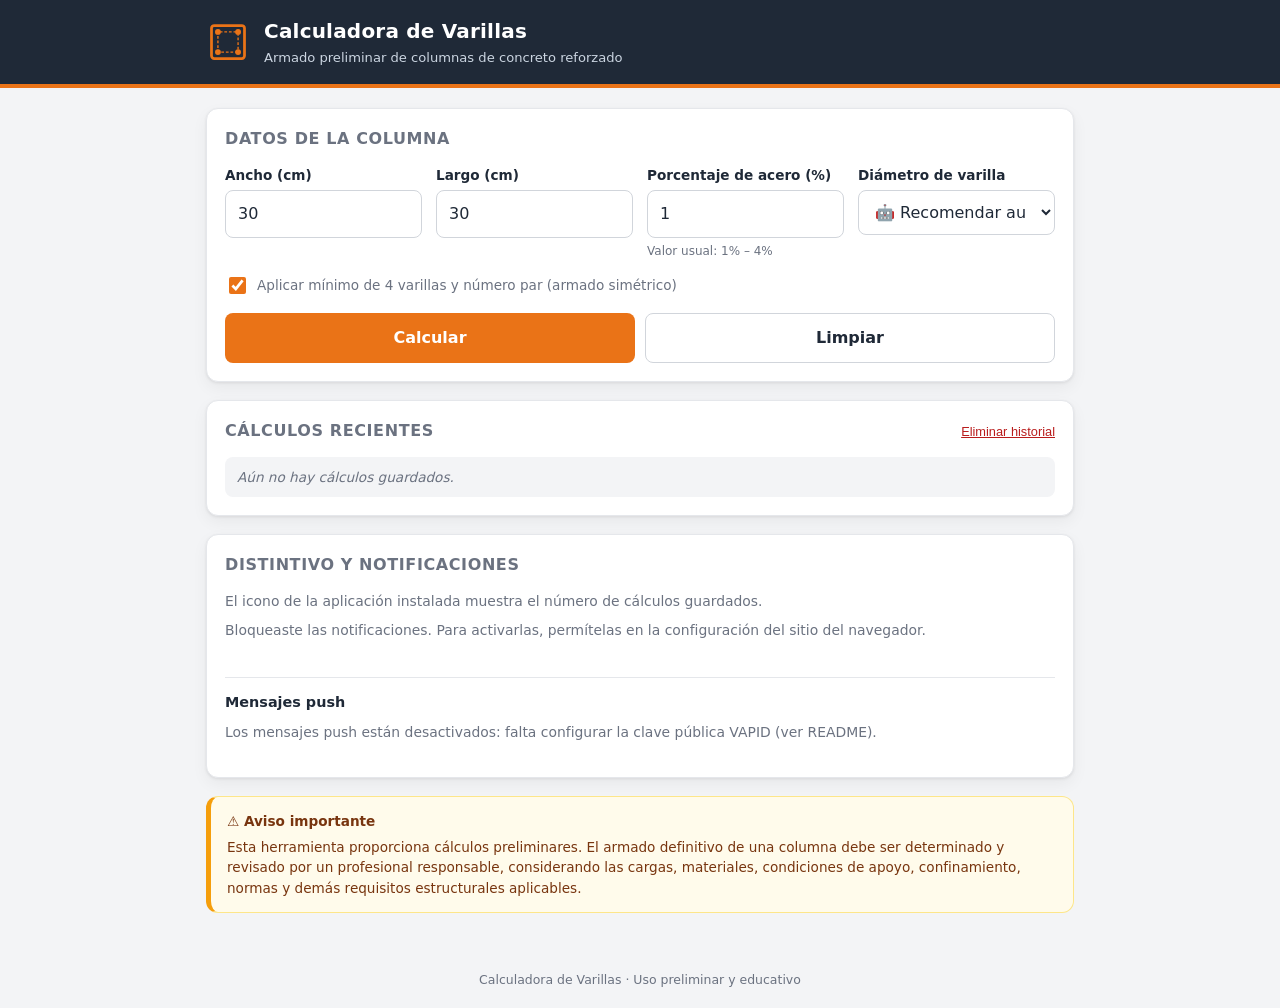
<file: index.html>
<!DOCTYPE html>
<html lang="es">
<head>
  <meta charset="UTF-8">
  <meta name="viewport" content="width=device-width, initial-scale=1.0">
  <title>Calculadora de Varillas — Columnas de Concreto</title>
  <meta name="description" content="Calculadora preliminar de número y diámetro de varillas para columnas de concreto reforzado.">

  <!-- PWA -->
  <link rel="manifest" href="manifest.json">
  <meta name="theme-color" content="#1f2937">
  <link rel="icon" href="icons/icon-192.png">
  <link rel="apple-touch-icon" href="icons/icon-192.png">

  <!-- Superposición de controles de ventana: marca <html class="wco"> antes
       del primer pintado (por eso va en <head> y sin defer) -->
  <script src="wco.js"></script>

  <link rel="stylesheet" href="style.css">
</head>
<body>

  <!-- ============ ENCABEZADO ============
       En la app instalada con "window-controls-overlay" este encabezado
       pasa a ser la barra de título (ver style.css, reglas .wco). -->
  <header class="app-header">
    <div class="header-inner">
      <div class="logo">
        <!-- Icono: sección de columna con varillas -->
        <svg viewBox="0 0 48 48" aria-hidden="true">
          <rect x="6" y="6" width="36" height="36" rx="3" fill="none" stroke="currentColor" stroke-width="3"/>
          <rect x="13" y="13" width="22" height="22" rx="2" fill="none" stroke="currentColor" stroke-width="1.5" stroke-dasharray="3 2"/>
          <circle cx="13" cy="13" r="3.2" fill="currentColor"/>
          <circle cx="35" cy="13" r="3.2" fill="currentColor"/>
          <circle cx="13" cy="35" r="3.2" fill="currentColor"/>
          <circle cx="35" cy="35" r="3.2" fill="currentColor"/>
        </svg>
      </div>
      <div class="header-text">
        <h1>Calculadora de Varillas</h1>
        <p>Armado preliminar de columnas de concreto reforzado</p>
      </div>
      <!-- Botón de instalación PWA (oculto hasta que el navegador lo permita) -->
      <button id="btnInstalar" class="btn-instalar" hidden>⬇ Instalar</button>
    </div>
  </header>

  <main class="contenedor">

    <!-- ============ CONTENIDO RECIBIDO (Web Share Target) ============
         Aparece cuando otra aplicación comparte contenido con esta app -->
    <aside id="avisoRecibido" class="recibido" role="status" hidden>
      <div class="fila-titulo">
        <strong>📥 Contenido recibido de otra aplicación</strong>
        <button type="button" id="btnCerrarRecibido" class="btn-enlace">Cerrar</button>
      </div>
      <p id="recibidoDetalle" class="recibido-detalle"></p>
      <p id="recibidoEstado" class="recibido-estado"></p>
    </aside>

    <!-- ============ FORMULARIO ============ -->
    <section class="tarjeta">
      <h2 class="titulo-seccion">Datos de la columna</h2>

      <form id="formulario" novalidate>
        <div class="grid-campos">

          <div class="campo">
            <label for="ancho">Ancho (cm)</label>
            <input type="number" id="ancho" min="1" max="500" step="0.1" value="30" required>
          </div>

          <div class="campo">
            <label for="largo">Largo (cm)</label>
            <input type="number" id="largo" min="1" max="500" step="0.1" value="30" required>
          </div>

          <div class="campo">
            <label for="porcentaje">Porcentaje de acero (%)</label>
            <input type="number" id="porcentaje" min="0.1" max="8" step="0.1" value="1" required>
            <small class="ayuda">Valor usual: 1% &ndash; 4%</small>
          </div>

          <div class="campo">
            <label for="varilla">Diámetro de varilla</label>
            <select id="varilla">
              <option value="auto">🤖 Recomendar automáticamente</option>
              <!-- Las opciones de diámetro se generan desde app.js -->
            </select>
          </div>

        </div>

        <label class="check">
          <input type="checkbox" id="simetria" checked>
          <span>Aplicar mínimo de 4 varillas y número par (armado simétrico)</span>
        </label>

        <div class="acciones">
          <button type="submit" class="btn btn-primario">Calcular</button>
          <button type="button" id="btnLimpiar" class="btn btn-secundario">Limpiar</button>
        </div>

        <p id="error" class="error" hidden></p>
      </form>
    </section>

    <!-- ============ RESULTADOS ============ -->
    <section id="resultados" hidden>

      <div class="tarjeta tarjeta-resultado">
        <h2 class="titulo-seccion">Resultado</h2>
        <div id="listaResultados" class="lista-resultados"></div>
        <div id="croquis" class="croquis"></div>

        <!-- Web Share API: abre el cuadro de compartir del sistema -->
        <div class="acciones">
          <button type="button" id="btnCompartir" class="btn btn-secundario">📤 Compartir resultado</button>
          <!-- Solo se muestra si el navegador permite compartir archivos (navigator.canShare) -->
          <button type="button" id="btnCompartirArchivo" class="btn btn-secundario" hidden>📄 Compartir como archivo</button>
        </div>
      </div>

      <div class="tarjeta">
        <h2 class="titulo-seccion">Alternativas por diámetro</h2>
        <div class="tabla-scroll">
          <table id="tablaAlternativas">
            <thead>
              <tr>
                <th>Diámetro</th>
                <th>Área unitaria</th>
                <th>No. varillas</th>
                <th>As proporcionada</th>
                <th>% real</th>
              </tr>
            </thead>
            <tbody></tbody>
          </table>
        </div>
      </div>

    </section>

    <!-- ============ HISTORIAL ============ -->
    <section class="tarjeta" id="seccionHistorial">
      <div class="fila-titulo">
        <h2 class="titulo-seccion">Cálculos recientes</h2>
        <button type="button" id="btnBorrarHistorial" class="btn-texto">Eliminar historial</button>
      </div>
      <ul id="historial" class="historial"></ul>
    </section>

    <!-- ============ DISTINTIVO Y NOTIFICACIONES ============
         El distintivo (App Badging API) se actualiza solo desde app.js.
         Las notificaciones (Notifications API) necesitan el permiso del usuario,
         que se pide únicamente al pulsar el botón. -->
    <section class="tarjeta" id="seccionAvisos">
      <h2 class="titulo-seccion">Distintivo y notificaciones</h2>
      <p class="texto-seccion" id="distintivoEstado"></p>
      <p class="texto-seccion" id="avisosEstado" role="status"></p>

      <label class="check" id="filaAvisoCalculo" hidden>
        <input type="checkbox" id="chkAvisoCalculo">
        <span>Notificarme cuando termine un cálculo</span>
      </label>

      <div class="acciones">
        <button type="button" id="btnActivarAvisos" class="btn btn-primario" hidden>🔔 Activar notificaciones</button>
        <button type="button" id="btnProbarAviso" class="btn btn-secundario" hidden>Probar notificación</button>
      </div>

      <!-- Mensajes push (Push API): llegan desde un servidor aunque la app esté cerrada.
           Requieren el permiso de notificaciones y una clave VAPID pública (ver app.js). -->
      <h3 class="subtitulo-seccion">Mensajes push</h3>
      <p class="texto-seccion" id="pushEstado" role="status"></p>
      <div class="acciones">
        <button type="button" id="btnSuscribirPush" class="btn btn-primario" hidden>📨 Suscribirse a mensajes push</button>
        <button type="button" id="btnCopiarPush" class="btn btn-secundario" hidden>Copiar suscripción</button>
        <button type="button" id="btnCancelarPush" class="btn btn-secundario" hidden>Cancelar suscripción</button>
      </div>
    </section>

    <!-- ============ AVISO DE SEGURIDAD ============ -->
    <aside class="aviso">
      <strong>⚠ Aviso importante</strong>
      <p>
        Esta herramienta proporciona cálculos preliminares. El armado definitivo de una columna
        debe ser determinado y revisado por un profesional responsable, considerando las cargas,
        materiales, condiciones de apoyo, confinamiento, normas y demás requisitos estructurales
        aplicables.
      </p>
    </aside>

  </main>

  <footer class="pie">
    Calculadora de Varillas · Uso preliminar y educativo
  </footer>

  <!-- Mensaje breve de estado (compartir / copiar) -->
  <div id="estado" class="estado" role="status" aria-live="polite" hidden></div>

  <script src="app.js"></script>
</body>
</html>
</file>
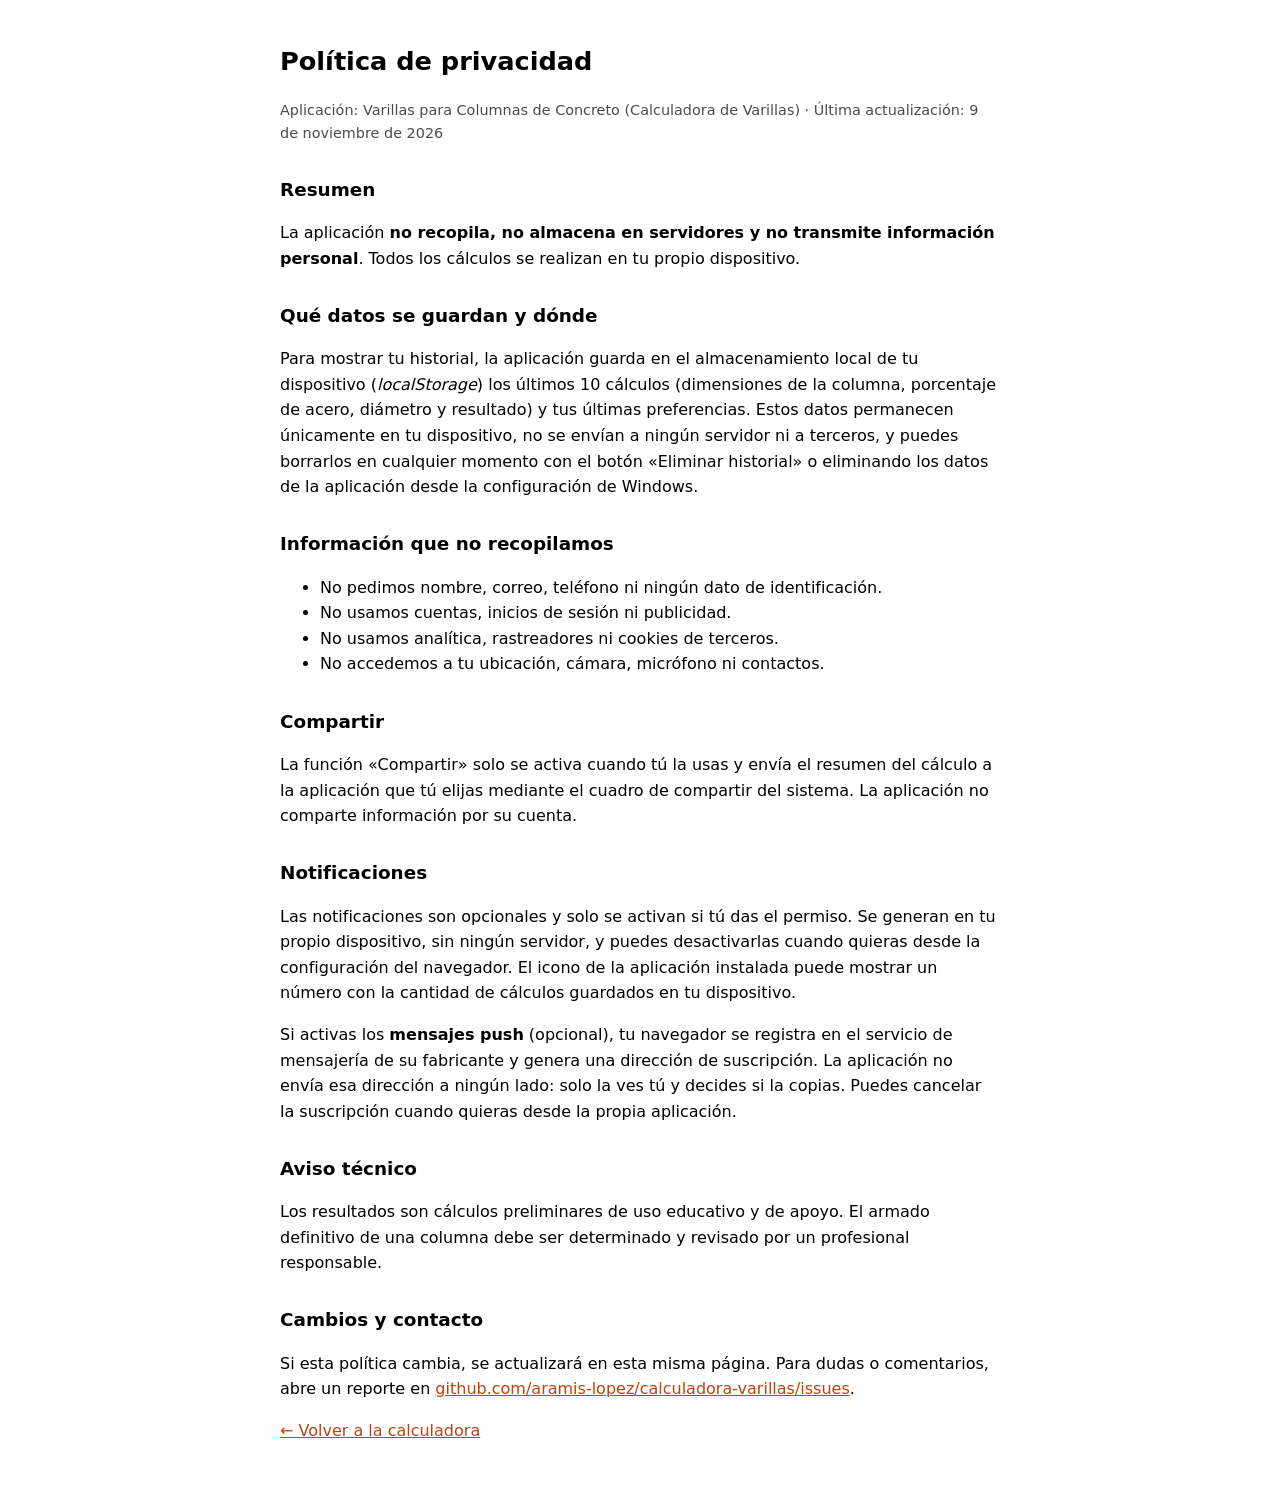
<file: privacidad.html>
<!DOCTYPE html>
<html lang="es">
<head>
  <meta charset="UTF-8">
  <meta name="viewport" content="width=device-width, initial-scale=1.0">
  <title>Política de privacidad — Calculadora de Varillas</title>
  <meta name="robots" content="index,follow">
  <style>
    :root { color-scheme: light dark; }
    body { font-family: system-ui, -apple-system, "Segoe UI", Roboto, sans-serif; line-height: 1.6; max-width: 720px; margin: 0 auto; padding: 24px 16px 48px; }
    h1 { font-size: 1.6rem; } h2 { font-size: 1.15rem; margin-top: 1.6em; }
    a { color: #c2410c; }
    .fecha { opacity: .7; font-size: .9rem; }
  </style>
</head>
<body>
  <h1>Política de privacidad</h1>
  <p class="fecha">Aplicación: Varillas para Columnas de Concreto (Calculadora de Varillas) · Última actualización: 9 de noviembre de 2026</p>

  <h2>Resumen</h2>
  <p>
    La aplicación <strong>no recopila, no almacena en servidores y no transmite información personal</strong>.
    Todos los cálculos se realizan en tu propio dispositivo.
  </p>

  <h2>Qué datos se guardan y dónde</h2>
  <p>
    Para mostrar tu historial, la aplicación guarda en el almacenamiento local de tu dispositivo
    (<em>localStorage</em>) los últimos 10 cálculos (dimensiones de la columna, porcentaje de acero,
    diámetro y resultado) y tus últimas preferencias. Estos datos permanecen únicamente en tu dispositivo,
    no se envían a ningún servidor ni a terceros, y puedes borrarlos en cualquier momento con el botón
    «Eliminar historial» o eliminando los datos de la aplicación desde la configuración de Windows.
  </p>

  <h2>Información que no recopilamos</h2>
  <ul>
    <li>No pedimos nombre, correo, teléfono ni ningún dato de identificación.</li>
    <li>No usamos cuentas, inicios de sesión ni publicidad.</li>
    <li>No usamos analítica, rastreadores ni cookies de terceros.</li>
    <li>No accedemos a tu ubicación, cámara, micrófono ni contactos.</li>
  </ul>

  <h2>Compartir</h2>
  <p>
    La función «Compartir» solo se activa cuando tú la usas y envía el resumen del cálculo a la
    aplicación que tú elijas mediante el cuadro de compartir del sistema. La aplicación no comparte
    información por su cuenta.
  </p>

  <h2>Notificaciones</h2>
  <p>
    Las notificaciones son opcionales y solo se activan si tú das el permiso. Se generan en tu propio
    dispositivo, sin ningún servidor, y puedes desactivarlas cuando quieras desde la configuración del
    navegador. El icono de la aplicación instalada puede mostrar un número con la cantidad de cálculos
    guardados en tu dispositivo.
  </p>
  <p>
    Si activas los <strong>mensajes push</strong> (opcional), tu navegador se registra en el servicio
    de mensajería de su fabricante y genera una dirección de suscripción. La aplicación no envía esa
    dirección a ningún lado: solo la ves tú y decides si la copias. Puedes cancelar la suscripción
    cuando quieras desde la propia aplicación.
  </p>

  <h2>Aviso técnico</h2>
  <p>
    Los resultados son cálculos preliminares de uso educativo y de apoyo. El armado definitivo de una
    columna debe ser determinado y revisado por un profesional responsable.
  </p>

  <h2>Cambios y contacto</h2>
  <p>
    Si esta política cambia, se actualizará en esta misma página. Para dudas o comentarios, abre un
    reporte en
    <a href="https://github.com/aramis-lopez/calculadora-varillas/issues">github.com/aramis-lopez/calculadora-varillas/issues</a>.
  </p>

  <p><a href="./">← Volver a la calculadora</a></p>
</body>
</html>
</file>
<file: style.css>
/* ============================================================
   Calculadora de Varillas — Hoja de estilos
   Paleta: gris concreto + naranja construcción
   ============================================================ */

:root {
  --concreto:      #1f2937;   /* gris oscuro (encabezado) */
  --concreto-2:    #374151;
  --naranja:       #ea7317;   /* color de acento */
  --naranja-claro: #fff3e6;
  --fondo:         #f3f4f6;
  --superficie:    #ffffff;
  --texto:         #1f2937;
  --texto-suave:   #6b7280;
  --borde:         #e5e7eb;
  --verde:         #047857;
  --rojo:          #b91c1c;
  --radio:         12px;
  --sombra:        0 1px 3px rgba(0,0,0,.08), 0 6px 16px rgba(0,0,0,.05);
}

* { box-sizing: border-box; }

/* Un display definido en una regla (p. ej. #resultados { display: flex })
   anularía el atributo hidden: esto garantiza que siempre oculte */
[hidden] { display: none !important; }

html, body {
  margin: 0;
  padding: 0;
}

body {
  font-family: system-ui, -apple-system, "Segoe UI", Roboto, sans-serif;
  background: var(--fondo);
  color: var(--texto);
  line-height: 1.5;
  -webkit-text-size-adjust: 100%;
}

/* ---------- Encabezado ---------- */
.app-header {
  background: var(--concreto);
  color: #fff;
  /* Franja tipo cinta de precaución */
  border-bottom: 4px solid var(--naranja);
}

.header-inner {
  max-width: 900px;
  margin: 0 auto;
  padding: 16px 16px;
  display: flex;
  align-items: center;
  gap: 14px;
}

.logo svg {
  width: 44px;
  height: 44px;
  color: var(--naranja);
  display: block;
}

.header-text { flex: 1; min-width: 0; }

.header-text h1 {
  margin: 0;
  font-size: 1.25rem;
  letter-spacing: .2px;
}

.header-text p {
  margin: 2px 0 0;
  font-size: .82rem;
  color: #cbd5e1;
}

.btn-instalar {
  background: var(--naranja);
  color: #fff;
  border: 0;
  border-radius: 8px;
  padding: 9px 14px;
  font-size: .85rem;
  font-weight: 600;
  cursor: pointer;
  white-space: nowrap;
}
.btn-instalar:hover { filter: brightness(1.08); }

/* ---------- Window Controls Overlay: el encabezado es la barra de título ----------
   Con display_override "window-controls-overlay" (ver manifest.json) la app
   instalada muestra su contenido hasta el borde superior de la ventana y los
   botones de ventana quedan superpuestos. wco.js marca <html class="wco">
   mientras exista esa barra; entonces el encabezado se fija arriba, ocupa el
   área de la barra de título y sirve para arrastrar la ventana.
   Fuera de la app instalada (pestaña normal) nada de esto se aplica. */
:root.wco {
  /* Alto reservado arriba: posición Y + alto del área de la barra de título */
  --alto-barra: calc(env(titlebar-area-y, 0px) + env(titlebar-area-height, 40px));

  /* Los scrollIntoView no deben quedar ocultos detrás del encabezado fijo */
  scroll-padding-top: var(--alto-barra);
}

.wco body { padding-top: var(--alto-barra); }

.wco .app-header {
  position: fixed;
  top: 0;
  left: 0;
  width: 100%;
  height: var(--alto-barra);
  z-index: 1000;
  border-bottom-width: 2px;
  user-select: none;
  -webkit-app-region: drag;      /* arrastrar el encabezado mueve la ventana */
  app-region: drag;
}

/* Área segura: entre el borde de la ventana y los botones de ventana
   (a la derecha en Windows, a la izquierda en macOS) */
.wco .header-inner {
  position: absolute;
  left: env(titlebar-area-x, 0);
  top: env(titlebar-area-y, 0);
  width: env(titlebar-area-width, 100%);
  height: calc(env(titlebar-area-height, 40px) - 2px);   /* menos el borde inferior */
  max-width: none;
  margin: 0;
  padding: 0 12px;
  gap: 10px;
  container-type: inline-size;   /* permite adaptar el contenido al ancho disponible */
}

.wco .logo svg { width: 22px; height: 22px; }

.wco .header-text {
  display: flex;
  align-items: baseline;
  gap: 10px;
}

.wco .header-text h1 {
  font-size: .9rem;
  white-space: nowrap;
}

.wco .header-text p {
  margin: 0;
  font-size: .75rem;
  white-space: nowrap;
  overflow: hidden;
  text-overflow: ellipsis;
}

/* Los controles dentro de la barra deben poder pulsarse */
.wco .btn-instalar {
  padding: 4px 10px;
  font-size: .75rem;
  -webkit-app-region: no-drag;
  app-region: no-drag;
}

/* Ventana angosta: primero se oculta el subtítulo; después, el texto */
@container (max-width: 560px) { .wco .header-text p { display: none; } }
@container (max-width: 240px) { .wco .header-text { display: none; } }

/* ---------- Estructura ---------- */
.contenedor {
  max-width: 900px;
  margin: 0 auto;
  padding: 20px 16px 40px;
  display: flex;
  flex-direction: column;
  gap: 18px;
}

.tarjeta {
  background: var(--superficie);
  border: 1px solid var(--borde);
  border-radius: var(--radio);
  box-shadow: var(--sombra);
  padding: 18px;
}

.titulo-seccion {
  margin: 0 0 14px;
  font-size: 1rem;
  text-transform: uppercase;
  letter-spacing: .6px;
  color: var(--texto-suave);
}

.fila-titulo {
  display: flex;
  justify-content: space-between;
  align-items: baseline;
  gap: 10px;
}

/* ---------- Formulario ---------- */
.grid-campos {
  display: grid;
  grid-template-columns: repeat(auto-fit, minmax(190px, 1fr));
  gap: 14px;
}

.campo { display: flex; flex-direction: column; }

.campo label {
  font-size: .85rem;
  font-weight: 600;
  margin-bottom: 5px;
}

.campo input,
.campo select {
  font: inherit;
  padding: 11px 12px;
  border: 1px solid #d1d5db;
  border-radius: 8px;
  background: #fff;
  color: var(--texto);
  width: 100%;
}

.campo input:focus,
.campo select:focus {
  outline: 2px solid var(--naranja);
  outline-offset: 1px;
  border-color: var(--naranja);
}

.ayuda {
  font-size: .75rem;
  color: var(--texto-suave);
  margin-top: 4px;
}

.check {
  display: flex;
  align-items: center;
  gap: 8px;
  margin-top: 14px;
  font-size: .85rem;
  color: var(--texto-suave);
  cursor: pointer;
}
.check input { width: 17px; height: 17px; accent-color: var(--naranja); }

/* ---------- Botones ---------- */
.acciones {
  display: flex;
  gap: 10px;
  margin-top: 16px;
  flex-wrap: wrap;
}

.btn {
  font: inherit;
  font-weight: 600;
  padding: 12px 22px;
  border-radius: 8px;
  border: 1px solid transparent;
  cursor: pointer;
  flex: 1 1 140px;
}

.btn-primario { background: var(--naranja); color: #fff; }
.btn-primario:hover { filter: brightness(1.08); }

.btn-secundario {
  background: #fff;
  color: var(--texto);
  border-color: #d1d5db;
}
.btn-secundario:hover { background: #f9fafb; }

.btn-texto {
  background: none;
  border: 0;
  color: var(--rojo);
  font-size: .8rem;
  cursor: pointer;
  padding: 0;
  text-decoration: underline;
}

.error {
  margin: 12px 0 0;
  color: var(--rojo);
  font-size: .87rem;
  font-weight: 600;
}

/* ---------- Resultados ---------- */
#resultados {
  display: flex;
  flex-direction: column;
  gap: 18px;
}

.tarjeta-resultado { border-top: 4px solid var(--naranja); }

.lista-resultados {
  display: grid;
  grid-template-columns: repeat(auto-fit, minmax(210px, 1fr));
  gap: 10px;
}

.item {
  background: var(--fondo);
  border-radius: 9px;
  padding: 11px 13px;
}

.item .etiqueta {
  display: block;
  font-size: .76rem;
  color: var(--texto-suave);
  margin-bottom: 2px;
}

.item .valor {
  font-size: 1.05rem;
  font-weight: 700;
}

/* Elementos destacados */
.item.destacado {
  background: var(--naranja-claro);
  border: 1px solid #fcd9b0;
}
.item.destacado .valor { color: #b45309; }

/* Croquis de la sección */
.croquis {
  margin-top: 16px;
  display: flex;
  justify-content: center;
}
.croquis svg { max-width: 260px; width: 100%; height: auto; }

/* ---------- Tabla ---------- */
.tabla-scroll { overflow-x: auto; }

table {
  width: 100%;
  border-collapse: collapse;
  font-size: .88rem;
  min-width: 460px;
}

th, td {
  padding: 10px 8px;
  text-align: right;
  border-bottom: 1px solid var(--borde);
}

th:first-child, td:first-child { text-align: left; }

thead th {
  font-size: .75rem;
  text-transform: uppercase;
  letter-spacing: .4px;
  color: var(--texto-suave);
  border-bottom: 2px solid var(--borde);
}

tbody tr.elegida {
  background: var(--naranja-claro);
  font-weight: 700;
}

/* ---------- Historial ---------- */
.historial {
  list-style: none;
  margin: 0;
  padding: 0;
  display: flex;
  flex-direction: column;
  gap: 8px;
}

.historial li {
  background: var(--fondo);
  border-radius: 8px;
  padding: 10px 12px;
  font-size: .85rem;
  display: flex;
  align-items: center;
  justify-content: space-between;
  gap: 10px;
}

.historial .fecha {
  display: block;
  font-size: .72rem;
  color: var(--texto-suave);
}

.vacio {
  color: var(--texto-suave);
  font-size: .85rem;
  font-style: italic;
}

/* ---------- Compartir ---------- */
.btn-enlace {
  flex: none;
  background: none;
  border: 0;
  padding: 0;
  font: inherit;
  font-size: .8rem;
  font-weight: 600;
  color: #b45309;
  text-decoration: underline;
  white-space: nowrap;
  cursor: pointer;
}
.btn-enlace:hover { color: var(--naranja); }

/* Contenido recibido desde otra app (Web Share Target) */
.recibido {
  background: #eff6ff;
  border: 1px solid #bfdbfe;
  border-left: 5px solid #2563eb;
  border-radius: var(--radio);
  padding: 14px 16px;
  font-size: .85rem;
  color: #1e3a8a;
}
.recibido .btn-enlace { color: inherit; }
.recibido p { margin: 6px 0 0; }
.recibido-detalle { white-space: pre-line; overflow-wrap: anywhere; }
.recibido-estado { font-weight: 600; }

/* ---------- Distintivo y notificaciones ---------- */
.texto-seccion {
  margin: 0 0 8px;
  font-size: .87rem;
  color: var(--texto-suave);
}
.texto-seccion:empty { display: none; }

.subtitulo-seccion {
  margin: 20px 0 8px;
  padding-top: 14px;
  border-top: 1px solid var(--borde);
  font-size: .9rem;
}

/* Mensaje breve de estado */
.estado {
  position: fixed;
  left: 50%;
  bottom: 20px;
  transform: translateX(-50%);
  max-width: calc(100% - 32px);
  padding: 10px 16px;
  border-radius: 8px;
  background: var(--concreto);
  color: #fff;
  font-size: .85rem;
  box-shadow: var(--sombra);
  z-index: 1100;
}
.estado-error { background: var(--rojo); }

/* ---------- Aviso ---------- */
.aviso {
  background: #fffbeb;
  border: 1px solid #fde68a;
  border-left: 5px solid #f59e0b;
  border-radius: var(--radio);
  padding: 14px 16px;
  font-size: .85rem;
  color: #78350f;
}
.aviso p { margin: 6px 0 0; }

/* ---------- Pie ---------- */
.pie {
  text-align: center;
  padding: 18px;
  font-size: .78rem;
  color: var(--texto-suave);
}

/* ---------- Responsive ---------- */
@media (max-width: 480px) {
  .header-text h1 { font-size: 1.05rem; }
  .header-text p  { font-size: .75rem; }
  .btn { flex: 1 1 100%; }
  .tarjeta { padding: 15px; }
}
</file>
